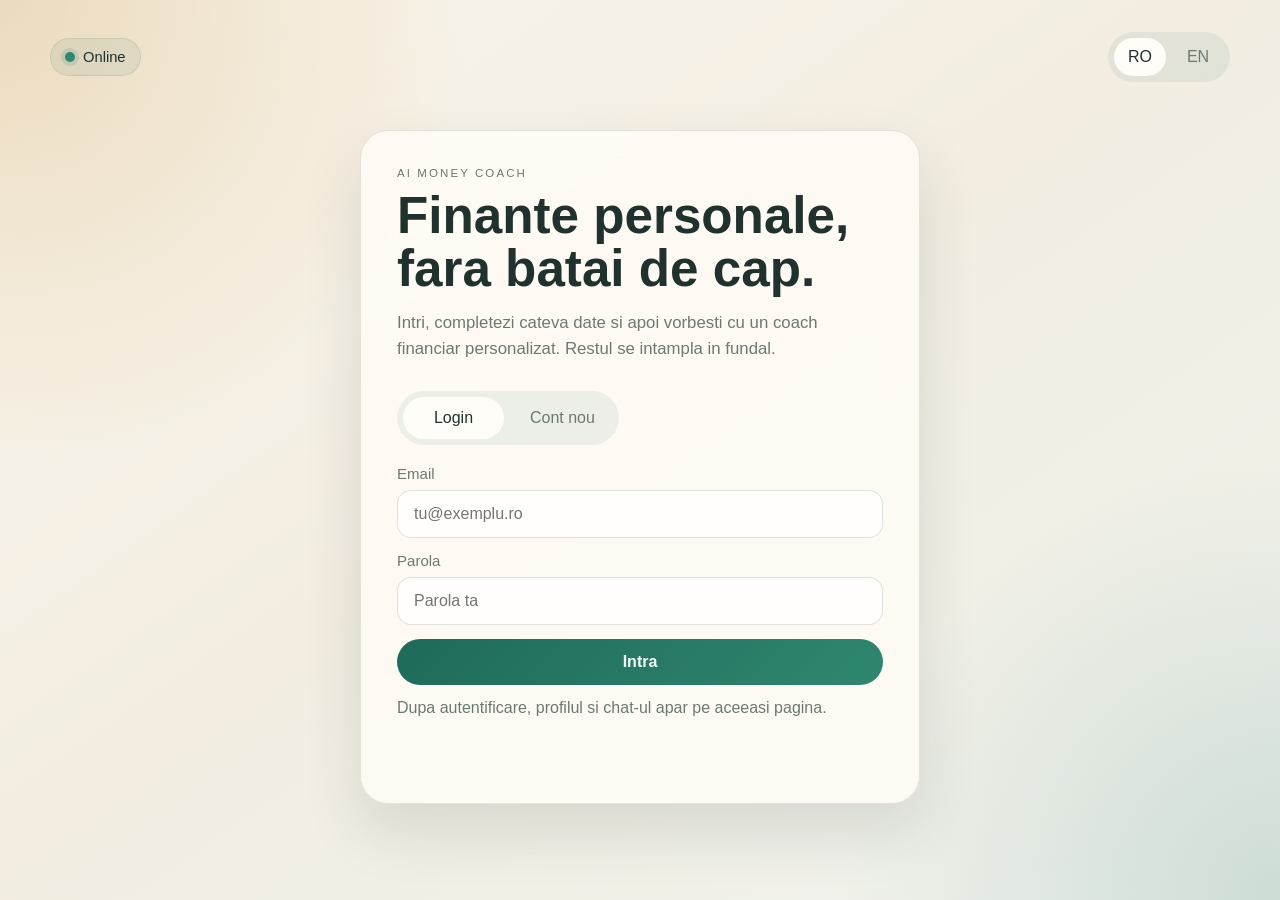
<file: web/index.html>
<!DOCTYPE html>
<html lang="ro">
<head>
  <meta charset="UTF-8">
  <meta name="viewport" content="width=device-width, initial-scale=1.0">
  <title>AI Money Coach</title>
  <meta name="theme-color" content="#1f6a5a">
  <meta name="mobile-web-app-capable" content="yes">
  <meta name="apple-mobile-web-app-capable" content="yes">
  <meta name="apple-mobile-web-app-status-bar-style" content="default">
  <meta name="apple-mobile-web-app-title" content="AI Money Coach">
  <script>
    (function () {
      try {
        var savedLocale = localStorage.getItem("aimoneycoach_locale");
        document.documentElement.lang = savedLocale === "en" ? "en" : "ro";
      } catch (error) {
        document.documentElement.lang = "ro";
      }
      document.documentElement.setAttribute("data-i18n-ready", "false");
    })();
  </script>
  <link rel="manifest" href="/manifest.webmanifest">
  <link rel="icon" href="/favicon.svg" type="image/svg+xml">
  <link rel="apple-touch-icon" href="/web/icons/apple-touch-icon.png">
  <link rel="stylesheet" href="/web/styles.css">
  <noscript>
    <style>
      html[data-i18n-ready="false"] .page-shell {
        opacity: 1;
        visibility: visible;
      }
    </style>
  </noscript>
</head>
<body>
  <div class="page-shell">
    <div class="topbar">
      <div class="topbar-cluster">
        <span id="connectionBadge" class="connection-badge">Online</span>
        <button id="installAppBtn" class="ghost-btn install-btn hidden" data-i18n="pwa.install" type="button">
          Instaleaza aplicatia
        </button>
      </div>
      <div class="lang-switch" aria-label="Language switcher">
        <button class="lang-btn active" data-locale="ro" type="button">RO</button>
        <button class="lang-btn" data-locale="en" type="button">EN</button>
      </div>
    </div>
    <p id="pwaHelperText" class="pwa-helper hidden"></p>
    <div id="offlineBanner" class="offline-banner hidden" aria-live="polite">
      <strong data-i18n="pwa.offlineTitle">Mod offline activ</strong>
      <p data-i18n="pwa.offlineBody">
        Vezi ultima stare salvata pe acest dispozitiv. Chat-ul si ofertele live revin cand ai internet.
      </p>
    </div>

    <section class="auth-panel" id="authPanel">
      <div class="auth-card">
        <p class="eyebrow">AI Money Coach</p>
        <h1 data-i18n="auth.title">Finante personale, fara batai de cap.</h1>
        <p class="lede" data-i18n="auth.lede">
          Intri, completezi cateva date si apoi vorbesti cu un coach financiar personalizat.
          Restul se intampla in fundal.
        </p>

        <div class="auth-switch">
          <button class="switch-btn active" data-mode="login" data-i18n="auth.loginTab" type="button">Login</button>
          <button class="switch-btn" data-mode="register" data-i18n="auth.registerTab" type="button">Cont nou</button>
        </div>

        <form id="authForm" class="stack">
          <label class="field" id="fullNameField">
            <span data-i18n="auth.fullName">Nume</span>
            <input
              id="fullNameInput"
              name="full_name"
              type="text"
              data-i18n-placeholder="auth.fullNamePlaceholder"
              placeholder="Ex: Andrei Popescu"
            >
          </label>

          <label class="field">
            <span data-i18n="auth.email">Email</span>
            <input
              id="emailInput"
              name="email"
              type="email"
              data-i18n-placeholder="auth.emailPlaceholder"
              placeholder="tu@exemplu.ro"
              required
            >
          </label>

          <label class="field">
            <span data-i18n="auth.password">Parola</span>
            <input
              id="passwordInput"
              name="password"
              type="password"
              data-i18n-placeholder="auth.passwordPlaceholder"
              placeholder="Parola ta"
              required
            >
          </label>

          <button id="authSubmitBtn" class="primary-btn" type="submit">Intra</button>
          <p class="helper-text" data-i18n="auth.helper">
            Dupa autentificare, profilul si chat-ul apar pe aceeasi pagina.
          </p>
          <p id="authMessage" class="status-line"></p>
        </form>
      </div>
    </section>

    <section class="app-panel hidden" id="appPanel">
      <header class="app-header">
        <div>
          <p class="eyebrow" data-i18n="dashboard.kicker">Tablou de bord</p>
          <h2><span data-i18n="dashboard.welcome">Bun venit,</span> <span id="userGreeting">utilizator</span></h2>
        </div>
        <div class="header-actions">
          <span class="token-state" id="aiStateBadge">Fallback local</span>
          <button id="clearDataBtn" class="ghost-btn danger-btn" data-i18n="dashboard.clearData" type="button">
            Sterge toate datele
          </button>
          <button id="logoutBtn" class="ghost-btn" data-i18n="dashboard.logout" type="button">Logout</button>
        </div>
      </header>

      <div class="dashboard-grid">
        <section class="profile-card">
          <div class="card-heading">
            <div>
              <p class="eyebrow" data-i18n="profile.kicker">Date editabile</p>
              <h3 data-i18n="profile.title">Profil financiar</h3>
            </div>
            <span class="card-hint" data-i18n="profile.hint">Salvezi o data, apoi chat-ul devine personalizat.</span>
          </div>

          <form id="profileForm" class="form-grid">
            <div class="emergency-card field-wide">
              <div class="card-heading compact">
                <div>
                  <p class="eyebrow" data-i18n="profile.emergencyKicker">Fond de siguranta</p>
                  <h4 data-i18n="profile.emergencyTitle">Ce fond de urgenta ai acum?</h4>
                </div>
                <span class="card-hint" data-i18n="profile.emergencyHint">Separat de vacante, investitii si alte obiective.</span>
              </div>

              <label class="field">
                <span data-i18n="profile.emergencyFund">Fond de urgenta separat</span>
                <input name="emergency_fund" type="number" min="0" step="0.01" placeholder="12000" required>
              </label>

              <p class="emergency-note" data-i18n="profile.emergencyNote">
                Pune aici doar banii pastrati pentru cheltuieli neprevazute, nu economiile pentru vacanta, casa sau investitii.
              </p>

              <div id="emergencyPreview" class="emergency-preview">
                <strong id="emergencyPreviewTitle" data-i18n="profile.emergencyPreviewDefault">
                  Completeaza datele si vezi instant cate luni acoperi.
                </strong>
                <p id="emergencyPreviewMeta" class="emergency-preview-meta"></p>
              </div>
            </div>

            <label class="field">
              <span data-i18n="profile.income">Venit lunar</span>
              <input name="monthly_income" type="number" min="1" step="0.01" placeholder="9000" required>
            </label>

            <label class="field">
              <span data-i18n="profile.expenses">Cheltuieli lunare fara rate</span>
              <input name="monthly_expenses" type="number" min="1" step="0.01" placeholder="5500" required>
            </label>

            <label class="field">
              <span data-i18n="profile.age">Varsta</span>
              <input name="age" type="number" min="18" max="80" step="1" placeholder="35" required>
            </label>

            <label class="field">
              <span data-i18n="profile.creditGender">Sex pentru eligibilitate credit</span>
              <select name="credit_gender" required>
                <option value="male" data-i18n="profile.genderMale" selected>Barbat</option>
                <option value="female" data-i18n="profile.genderFemale">Femeie</option>
              </select>
            </label>

            <label class="field">
              <span data-i18n="profile.savings">Economii pentru obiective</span>
              <input name="savings" type="number" min="0" step="0.01" placeholder="18000" required>
            </label>

            <label class="field">
              <span data-i18n="profile.debts">Datorii totale</span>
              <input name="debts" type="number" min="0" step="0.01" placeholder="4000" required>
            </label>

            <label class="field">
              <span data-i18n="profile.monthlyDebtObligations">Rate / alte obligatii lunare</span>
              <input name="monthly_debt_obligations" type="number" min="0" step="0.01" placeholder="1200" required>
            </label>

            <label class="field">
              <span data-i18n="profile.riskProfile">Profil de risc</span>
              <select name="risk_profile">
                <option value="conservative" data-i18n="profile.riskConservative">Conservator</option>
                <option value="moderate" data-i18n="profile.riskModerate" selected>Moderat</option>
                <option value="aggressive" data-i18n="profile.riskAggressive">Agresiv</option>
              </select>
            </label>

            <label class="field field-wide">
              <span data-i18n="profile.goals">Obiective</span>
              <input
                name="financial_goals"
                type="text"
                data-i18n-placeholder="profile.goalsPlaceholder"
                placeholder="emergency_fund, investing, retirement"
              >
            </label>

            <button id="saveProfileBtn" class="primary-btn field-wide" data-i18n="profile.save" type="submit">
              Salveaza datele
            </button>
          </form>

          <p id="profileMessage" class="status-line"></p>

          <div class="goal-quick-box">
            <div class="card-heading compact">
              <div>
                <p class="eyebrow" data-i18n="goal.quickKicker">Obiectiv rapid</p>
                <h4 data-i18n="goal.quickTitle">Vreau un plan pentru ceva concret</h4>
              </div>
            </div>

            <form id="goalForm" class="goal-grid">
              <label class="field">
                <span data-i18n="goal.name">Obiectiv</span>
                <input
                  name="goal_name"
                  type="text"
                  data-i18n-placeholder="goal.namePlaceholder"
                  placeholder="Ex: vacanta"
                  required
                >
              </label>

              <label class="field">
                <span data-i18n="goal.amount">Suma dorita</span>
                <input name="target_amount" type="number" min="1" step="0.01" placeholder="9000" required>
              </label>

              <label class="field">
                <span data-i18n="goal.currency">Moneda</span>
                <select name="target_currency">
                  <option value="RON" selected>RON</option>
                  <option value="EUR">EUR</option>
                </select>
              </label>

              <label class="field">
                <span data-i18n="goal.months">In cate luni?</span>
                <input name="target_months" type="number" min="1" max="120" placeholder="6" required>
              </label>

              <label class="field checkbox-field">
                <input name="allow_credit_gap" type="checkbox" checked>
                <span data-i18n="goal.allowCredit">Daca lipseste ceva, cauta si variante de finantare</span>
              </label>

              <button class="primary-btn field-wide" data-i18n="goal.generate" type="submit">Genereaza planul</button>
            </form>

            <p id="goalMessage" class="status-line"></p>
          </div>
        </section>

        <section class="overview-card">
          <div class="card-heading">
            <div>
              <p class="eyebrow" data-i18n="overview.kicker">In fundal</p>
              <h3 data-i18n="overview.title">Rezumat automat</h3>
            </div>
          </div>

          <div class="stat-grid">
            <article class="stat-box">
              <span class="stat-label" data-i18n="overview.healthScore">Scor financiar</span>
              <strong id="healthScoreValue">-</strong>
            </article>
            <article class="stat-box">
              <span class="stat-label" data-i18n="overview.riskScore">Scor risc</span>
              <strong id="riskScoreValue">-</strong>
            </article>
            <article class="stat-box">
              <span class="stat-label" data-i18n="overview.savingsCapacity">Economii lunare</span>
              <strong id="savingsCapacityValue">-</strong>
            </article>
            <article class="stat-box">
              <span class="stat-label" data-i18n="overview.emergencyFund">Fond urgenta</span>
              <strong id="emergencyFundValue">-</strong>
            </article>
          </div>

          <div class="summary-block">
            <h4 data-i18n="overview.aboutYou">Ce intelege aplicatia despre tine</h4>
            <p id="snapshotSummary">Completeaza profilul pentru a vedea rezumatul automat.</p>
          </div>

          <div class="summary-block">
            <h4 data-i18n="overview.yourPlan">Planul tau</h4>
            <p id="planSummary">Dupa salvare, planul se genereaza automat.</p>
            <p id="nextStepText" class="next-step">Completeaza profilul pentru a porni.</p>
          </div>

          <div class="summary-block">
            <h4 data-i18n="overview.goalPlan">Plan pentru obiectiv</h4>
            <p id="goalSummary">Exemplu: vacanta de 9000 lei in 6 luni.</p>
            <div class="goal-dashboard-grid">
              <section class="goal-score-box">
                <div class="goal-score-ring" id="goalScoreRing">
                  <strong id="goalScoreValue">-</strong>
                </div>
                <div class="goal-score-copy">
                  <h5 data-i18n="goal.scoreTitle">Scor de realizare</h5>
                  <p id="goalScoreLabel" class="score-label">-</p>
                  <p id="goalScoreSummary" class="score-summary" data-i18n="goal.scoreDefault">
                    Genereaza un plan pentru a vedea cat de realizabil este obiectivul.
                  </p>
                </div>
              </section>

              <section class="goal-pie-box">
                <div class="card-heading compact">
                  <div>
                    <p class="eyebrow" data-i18n="goal.pieKicker">Placinta obiective</p>
                    <h5 data-i18n="goal.pieTitle">Harta banilor tai</h5>
                  </div>
                </div>
                <div class="goal-pie-layout">
                  <div class="goal-pie-chart" id="goalPieChart"></div>
                  <div class="goal-pie-legend" id="goalPieLegend"></div>
                </div>
              </section>
            </div>

            <section class="simulator-box">
              <div class="card-heading compact">
                <div>
                  <p class="eyebrow" data-i18n="goal.simulatorKicker">Simulator</p>
                  <h5 data-i18n="goal.simulatorTitle">Ce se intampla daca mai poti economisi?</h5>
                </div>
              </div>
              <label class="simulator-label" for="goalSimulatorRange" data-i18n="goal.simulatorLabel">
                Extra economisire lunara
              </label>
              <input id="goalSimulatorRange" type="range" min="0" max="0" step="100" value="0" disabled>
              <div class="simulator-meta">
                <strong id="goalSimulatorValue">+0 RON</strong>
                <span id="goalSimulatorHint" data-i18n="goal.simulatorHint">
                  Muta sliderul dupa ce generezi primul plan.
                </span>
              </div>
            </section>

            <section class="variant-box">
              <div class="card-heading compact">
                <div>
                  <p class="eyebrow" data-i18n="goal.variantsKicker">3 variante de plan</p>
                  <h5 data-i18n="goal.variantsTitle">Alege ritmul care ti se potriveste</h5>
                </div>
              </div>
              <div id="goalVariants" class="variant-grid"></div>
            </section>

            <div id="goalInsights" class="goal-insights"></div>
            <div class="goal-actions-box">
              <h5 data-i18n="overview.nextActions">Ce faci mai departe</h5>
              <div id="goalNextActions" class="goal-action-list"></div>
            </div>
            <section id="loanMarketBox" class="market-box hidden">
              <div class="card-heading compact">
                <div>
                  <p class="eyebrow" data-i18n="goal.marketKicker">Piata verificata</p>
                  <h5 data-i18n="goal.marketTitle">Comparatie intre banci</h5>
                </div>
              </div>
              <p id="loanMarketSummary" class="market-summary"></p>
              <p id="loanMarketBanks" class="market-banks"></p>
              <p id="loanMarketCreditRule" class="market-summary"></p>
            </section>
            <div class="offer-grid">
              <section class="offer-group">
                <h5 data-i18n="offers.safe">Economisire si titluri de stat</h5>
                <div id="goalSafeOffers" class="offer-list"></div>
              </section>

              <section class="offer-group">
                <h5 data-i18n="offers.funds">Fonduri si ETF-uri</h5>
                <div id="goalFundOffers" class="offer-list"></div>
              </section>

              <section class="offer-group">
                <h5 data-i18n="offers.stocks">Actiuni</h5>
                <div id="goalStockOffers" class="offer-list"></div>
              </section>

              <section class="offer-group">
                <h5 data-i18n="offers.brokers">Brokeri pentru ETF-uri si actiuni</h5>
                <div id="goalBrokerOffers" class="offer-list"></div>
              </section>

              <section class="offer-group">
                <h5 data-i18n="offers.loans">Finantare pentru diferenta</h5>
                <div id="goalLoanOffers" class="offer-list"></div>
              </section>
            </div>
            <p class="disclaimer-note" data-i18n="disclaimer.goal">
              Disclaimer: acest plan este orientativ. Ofertele, costurile si randamentele se pot schimba si trebuie verificate la sursa inainte de orice decizie.
            </p>
          </div>
        </section>

        <section class="chat-card">
          <div class="card-heading">
            <div>
              <p class="eyebrow" data-i18n="chat.kicker">Chat personalizat</p>
              <h3 data-i18n="chat.title">Intreaba direct</h3>
            </div>
            <span class="card-hint" data-i18n="chat.hint">Raspunsurile folosesc profilul si planul tau.</span>
          </div>

          <div id="chatMessages" class="chat-messages">
            <div class="chat-bubble assistant" data-i18n="chat.empty">
              Salut! Dupa ce completezi profilul, iti raspund pe baza situatiei tale financiare.
            </div>
          </div>

          <form id="chatForm" class="chat-form">
            <input
              id="chatInput"
              type="text"
              data-i18n-placeholder="chat.placeholder"
              placeholder="Ex: Vreau o vacanta de 9000 lei in 6 luni. Ce fac?"
              required
            >
            <button class="primary-btn" data-i18n="chat.send" type="submit">Trimite</button>
          </form>
          <p id="chatMessage" class="status-line"></p>
          <p class="disclaimer-note" data-i18n="disclaimer.chat">
            Disclaimer: raspunsurile personalizate sunt doar informative si educative si nu inlocuiesc consultanta financiara, fiscala, juridica sau investitionala.
          </p>
        </section>
      </div>
    </section>
  </div>

  <script src="/web/app.js"></script>
</body>
</html>
</file>
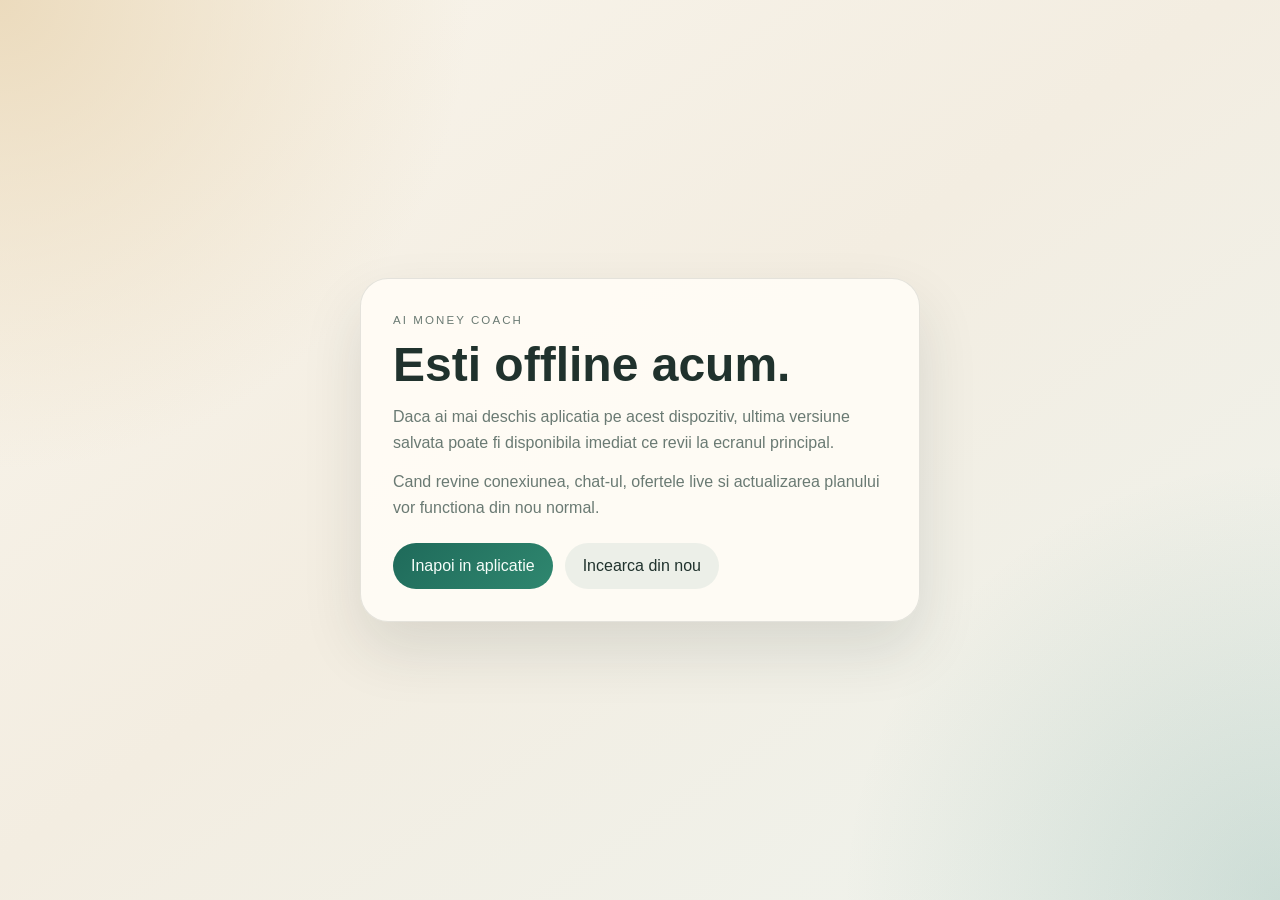
<file: web/offline.html>
<!DOCTYPE html>
<html lang="ro">
<head>
  <meta charset="UTF-8">
  <meta name="viewport" content="width=device-width, initial-scale=1.0">
  <title>AI Money Coach</title>
  <meta name="theme-color" content="#1f6a5a">
  <style>
    :root {
      --bg: #f4efe6;
      --panel: rgba(255, 252, 246, 0.92);
      --line: rgba(35, 52, 46, 0.12);
      --text: #20322d;
      --muted: #6a7a73;
      --accent: #1f6a5a;
    }

    * {
      box-sizing: border-box;
    }

    body {
      margin: 0;
      min-height: 100vh;
      display: grid;
      place-items: center;
      padding: 24px;
      font-family: "Segoe UI", "Trebuchet MS", sans-serif;
      color: var(--text);
      background:
        radial-gradient(circle at top left, rgba(234, 216, 184, 0.9), transparent 30%),
        radial-gradient(circle at bottom right, rgba(31, 106, 90, 0.16), transparent 28%),
        linear-gradient(145deg, #f9f5ec 0%, #f3ede1 48%, #eef3ee 100%);
    }

    .offline-card {
      width: min(560px, 100%);
      padding: 32px;
      border-radius: 28px;
      background: var(--panel);
      border: 1px solid var(--line);
      box-shadow: 0 28px 60px rgba(37, 52, 46, 0.12);
    }

    .eyebrow {
      margin: 0 0 10px;
      text-transform: uppercase;
      letter-spacing: 0.18em;
      font-size: 0.72rem;
      color: var(--muted);
    }

    h1 {
      margin: 0 0 14px;
      font-size: clamp(2rem, 4vw, 3rem);
      line-height: 1.05;
    }

    p {
      margin: 0 0 14px;
      line-height: 1.6;
      color: var(--muted);
    }

    .actions {
      display: flex;
      flex-wrap: wrap;
      gap: 12px;
      margin-top: 22px;
    }

    .primary-btn,
    .ghost-btn {
      border: 0;
      cursor: pointer;
      padding: 14px 18px;
      border-radius: 999px;
      font: inherit;
    }

    .primary-btn {
      background: linear-gradient(135deg, var(--accent) 0%, #2f876f 100%);
      color: #f5fdf9;
      text-decoration: none;
    }

    .ghost-btn {
      background: rgba(31, 106, 90, 0.08);
      color: var(--text);
    }
  </style>
</head>
<body>
  <main class="offline-card">
    <p class="eyebrow" id="offlineKicker">AI Money Coach</p>
    <h1 id="offlineTitle">Esti offline acum.</h1>
    <p id="offlineBody">
      Daca ai mai deschis aplicatia pe acest dispozitiv, ultima versiune salvata poate fi disponibila imediat ce revii la ecranul principal.
    </p>
    <p id="offlineHint">
      Cand revine conexiunea, chat-ul, ofertele live si actualizarea planului vor functiona din nou normal.
    </p>
    <div class="actions">
      <a class="primary-btn" href="/" id="offlineBack">Inapoi in aplicatie</a>
      <button class="ghost-btn" id="offlineReload" type="button">Incearca din nou</button>
    </div>
  </main>
  <script>
    (function () {
      const locale = localStorage.getItem("aimoneycoach_locale") === "en" ? "en" : "ro";
      if (locale === "en") {
        document.documentElement.lang = "en";
        document.title = "AI Money Coach";
        document.getElementById("offlineTitle").textContent = "You are offline right now.";
        document.getElementById("offlineBody").textContent =
          "If you already opened the app on this device, the last saved view may still be available once you return to the main screen.";
        document.getElementById("offlineHint").textContent =
          "When your connection returns, chat, live offers, and plan updates will work normally again.";
        document.getElementById("offlineBack").textContent = "Back to the app";
        document.getElementById("offlineReload").textContent = "Try again";
      }

      document.getElementById("offlineReload").addEventListener("click", function () {
        window.location.reload();
      });
    })();
  </script>
</body>
</html>
</file>
<file: web/styles.css>
:root {
  --bg: #f4efe6;
  --panel: rgba(255, 252, 246, 0.86);
  --panel-strong: #fffdf8;
  --line: rgba(35, 52, 46, 0.12);
  --text: #20322d;
  --muted: #6a7a73;
  --accent: #1f6a5a;
  --accent-soft: #d7ebe4;
  --sand: #ead8b8;
  --chat-user: #1f6a5a;
  --chat-user-text: #f4fff9;
  --chat-assistant: #f3ead8;
  --shadow: 0 28px 60px rgba(37, 52, 46, 0.12);
  --radius-xl: 28px;
  --radius-lg: 20px;
  --radius-md: 14px;
}

* {
  box-sizing: border-box;
}

body {
  margin: 0;
  min-height: 100vh;
  font-family: "Segoe UI", "Trebuchet MS", sans-serif;
  color: var(--text);
  background:
    radial-gradient(circle at top left, rgba(234, 216, 184, 0.9), transparent 30%),
    radial-gradient(circle at bottom right, rgba(31, 106, 90, 0.16), transparent 28%),
    linear-gradient(145deg, #f9f5ec 0%, #f3ede1 48%, #eef3ee 100%);
}

button,
input,
select {
  font: inherit;
}

.hidden {
  display: none !important;
}

.page-shell {
  width: min(1180px, calc(100vw - 32px));
  margin: 0 auto;
  padding: 32px 0 48px;
}

html[data-i18n-ready="false"] .page-shell {
  opacity: 0;
  visibility: hidden;
}

html[data-i18n-ready="true"] .page-shell {
  opacity: 1;
  visibility: visible;
  transition: opacity 140ms ease;
}

.topbar {
  display: flex;
  justify-content: space-between;
  align-items: center;
  gap: 12px;
  flex-wrap: wrap;
  margin-bottom: 10px;
}

.topbar-cluster {
  display: flex;
  align-items: center;
  gap: 10px;
  flex-wrap: wrap;
}

.connection-badge,
.install-btn {
  animation: fade-up 260ms ease;
}

.connection-badge {
  display: inline-flex;
  align-items: center;
  gap: 8px;
  padding: 10px 14px;
  border-radius: 999px;
  background: rgba(31, 106, 90, 0.08);
  color: var(--text);
  font-size: 0.92rem;
  border: 1px solid rgba(31, 106, 90, 0.12);
}

.connection-badge::before {
  content: "";
  width: 10px;
  height: 10px;
  border-radius: 50%;
  background: #2f876f;
  box-shadow: 0 0 0 4px rgba(47, 135, 111, 0.16);
}

.connection-badge.offline {
  background: rgba(159, 47, 47, 0.08);
  border-color: rgba(159, 47, 47, 0.12);
  color: #8a2f2f;
}

.connection-badge.offline::before {
  background: #c45b48;
  box-shadow: 0 0 0 4px rgba(196, 91, 72, 0.14);
}

.install-btn {
  padding-inline: 16px;
}

.pwa-helper {
  margin: 0 0 16px;
  color: var(--muted);
  font-size: 0.94rem;
}

.offline-banner {
  margin-bottom: 18px;
  padding: 15px 18px;
  border-radius: var(--radius-lg);
  background: rgba(234, 216, 184, 0.36);
  border: 1px solid rgba(31, 106, 90, 0.12);
}

.offline-banner strong {
  display: block;
  margin-bottom: 4px;
}

.offline-banner p {
  margin: 0;
  color: var(--muted);
  line-height: 1.5;
}

.lang-switch {
  display: inline-grid;
  grid-template-columns: repeat(2, 1fr);
  gap: 6px;
  padding: 6px;
  border-radius: 999px;
  background: rgba(31, 106, 90, 0.08);
}

.auth-panel,
.app-panel {
  animation: fade-up 360ms ease;
}

.auth-card,
.profile-card,
.overview-card,
.chat-card {
  background: var(--panel);
  border: 1px solid var(--line);
  backdrop-filter: blur(16px);
  box-shadow: var(--shadow);
}

.auth-card {
  max-width: 560px;
  margin: 48px auto 0;
  padding: 36px;
  border-radius: var(--radius-xl);
}

.eyebrow {
  margin: 0 0 10px;
  text-transform: uppercase;
  letter-spacing: 0.18em;
  font-size: 0.72rem;
  color: var(--muted);
}

h1,
h2,
h3,
h4,
p {
  margin-top: 0;
}

h1 {
  margin-bottom: 14px;
  font-size: clamp(2rem, 4vw, 3.3rem);
  line-height: 1.04;
}

.lede {
  margin-bottom: 28px;
  color: var(--muted);
  font-size: 1.05rem;
  line-height: 1.6;
}

.auth-switch {
  display: inline-grid;
  grid-template-columns: repeat(2, 1fr);
  gap: 8px;
  padding: 6px;
  margin-bottom: 20px;
  border-radius: 999px;
  background: rgba(31, 106, 90, 0.08);
}

.switch-btn,
.ghost-btn,
.primary-btn {
  border: 0;
  cursor: pointer;
  transition: transform 140ms ease, background 140ms ease, opacity 140ms ease;
}

.lang-btn {
  border: 0;
  cursor: pointer;
  padding: 10px 14px;
  border-radius: 999px;
  background: transparent;
  color: var(--muted);
  transition: transform 140ms ease, background 140ms ease, opacity 140ms ease;
}

.switch-btn {
  padding: 12px 18px;
  border-radius: 999px;
  background: transparent;
  color: var(--muted);
}

.switch-btn.active {
  background: var(--panel-strong);
  color: var(--text);
}

.lang-btn.active {
  background: var(--panel-strong);
  color: var(--text);
}

.stack {
  display: grid;
  gap: 14px;
}

.field {
  display: grid;
  gap: 8px;
}

.field span {
  font-size: 0.94rem;
  color: var(--muted);
}

.field input,
.field select {
  width: 100%;
  padding: 14px 16px;
  border-radius: var(--radius-md);
  border: 1px solid rgba(32, 50, 45, 0.14);
  background: rgba(255, 255, 255, 0.75);
  color: var(--text);
}

.field input:focus,
.field select:focus,
#chatInput:focus {
  outline: 2px solid rgba(31, 106, 90, 0.2);
  border-color: rgba(31, 106, 90, 0.5);
}

.primary-btn,
.ghost-btn {
  padding: 14px 18px;
  border-radius: 999px;
}

.primary-btn {
  background: linear-gradient(135deg, var(--accent) 0%, #2f876f 100%);
  color: #f5fdf9;
  font-weight: 700;
}

.ghost-btn {
  background: rgba(31, 106, 90, 0.08);
  color: var(--text);
}

.danger-btn {
  background: rgba(159, 47, 47, 0.1);
  color: #8a2f2f;
}

.primary-btn:hover,
.ghost-btn:hover,
.switch-btn:hover,
.lang-btn:hover {
  transform: translateY(-1px);
}

.helper-text,
.status-line,
.card-hint,
.token-state {
  color: var(--muted);
}

.status-line {
  min-height: 20px;
  margin-bottom: 0;
  font-size: 0.94rem;
}

.app-header {
  display: flex;
  justify-content: space-between;
  gap: 16px;
  align-items: center;
  margin-bottom: 24px;
}

.header-actions {
  display: flex;
  gap: 12px;
  align-items: center;
}

.token-state {
  padding: 10px 14px;
  border-radius: 999px;
  background: rgba(234, 216, 184, 0.45);
}

.dashboard-grid {
  display: grid;
  grid-template-columns: 1.1fr 0.9fr;
  gap: 22px;
  align-items: start;
}

.profile-card,
.overview-card,
.chat-card {
  border-radius: var(--radius-xl);
  padding: 24px;
}

.chat-card {
  grid-column: 1 / -1;
}

.card-heading {
  display: flex;
  justify-content: space-between;
  gap: 16px;
  align-items: flex-start;
  margin-bottom: 18px;
}

.card-heading.compact {
  margin-bottom: 12px;
}

.form-grid {
  display: grid;
  grid-template-columns: repeat(2, minmax(0, 1fr));
  gap: 14px;
}

.emergency-card {
  padding: 16px 18px;
  border-radius: var(--radius-lg);
  background:
    linear-gradient(135deg, rgba(31, 106, 90, 0.1), rgba(234, 216, 184, 0.18)),
    rgba(255, 255, 255, 0.72);
  border: 1px solid rgba(31, 106, 90, 0.16);
}

.emergency-card h4 {
  margin: 0;
}

.emergency-note {
  margin: 0;
  color: var(--muted);
  line-height: 1.5;
  font-size: 0.94rem;
}

.emergency-preview {
  margin-top: 14px;
  padding: 14px 16px;
  border-radius: var(--radius-md);
  background: rgba(255, 255, 255, 0.72);
  border: 1px solid rgba(32, 50, 45, 0.1);
}

.emergency-preview strong {
  display: block;
  margin-bottom: 6px;
  font-size: 1rem;
}

.emergency-preview-meta {
  margin: 0;
  color: var(--muted);
  line-height: 1.5;
  font-size: 0.94rem;
}

.field-wide {
  grid-column: 1 / -1;
}

.checkbox-field {
  display: flex;
  align-items: center;
  gap: 10px;
  padding: 12px 14px;
  border-radius: var(--radius-md);
  background: rgba(255, 255, 255, 0.58);
  border: 1px solid rgba(32, 50, 45, 0.08);
}

.checkbox-field input {
  width: 18px;
  height: 18px;
}

.checkbox-field span {
  margin: 0;
  color: var(--text);
}

.stat-grid {
  display: grid;
  grid-template-columns: repeat(2, minmax(0, 1fr));
  gap: 12px;
  margin-bottom: 18px;
}

.stat-box {
  padding: 18px;
  border-radius: var(--radius-lg);
  background: var(--panel-strong);
  border: 1px solid rgba(32, 50, 45, 0.08);
}

.stat-label {
  display: block;
  margin-bottom: 8px;
  color: var(--muted);
  font-size: 0.9rem;
}

.stat-box strong {
  font-size: 1.5rem;
}

.summary-block {
  padding: 18px;
  border-radius: var(--radius-lg);
  background: rgba(255, 255, 255, 0.56);
  border: 1px solid rgba(32, 50, 45, 0.08);
}

.summary-block + .summary-block {
  margin-top: 12px;
}

.next-step {
  margin-bottom: 0;
  font-weight: 600;
}

.goal-quick-box {
  margin-top: 22px;
  padding-top: 18px;
  border-top: 1px dashed rgba(32, 50, 45, 0.18);
}

.goal-grid {
  display: grid;
  grid-template-columns: repeat(2, minmax(0, 1fr));
  gap: 14px;
}

.goal-insights {
  display: grid;
  gap: 10px;
  margin-top: 12px;
}

.goal-dashboard-grid {
  display: grid;
  grid-template-columns: 1.05fr 0.95fr;
  gap: 14px;
  margin-top: 16px;
}

.goal-score-box,
.goal-pie-box,
.simulator-box,
.variant-box {
  margin-top: 16px;
  padding: 16px;
  border-radius: var(--radius-lg);
  background: rgba(255, 255, 255, 0.62);
  border: 1px solid rgba(32, 50, 45, 0.08);
}

.goal-score-box {
  display: flex;
  align-items: center;
  gap: 18px;
}

.goal-score-ring {
  width: 118px;
  height: 118px;
  border-radius: 50%;
  display: grid;
  place-items: center;
  background: conic-gradient(var(--accent) 0deg, rgba(31, 106, 90, 0.12) 0deg);
  position: relative;
  flex-shrink: 0;
}

.goal-score-ring::after {
  content: "";
  position: absolute;
  inset: 12px;
  border-radius: 50%;
  background: rgba(255, 252, 246, 0.96);
}

.goal-score-ring strong {
  position: relative;
  z-index: 1;
  font-size: 1.45rem;
}

.goal-score-copy h5,
.goal-pie-box h5,
.simulator-box h5,
.variant-box h5 {
  margin: 0;
}

.score-label {
  margin-top: 8px !important;
  font-weight: 700;
}

.score-summary {
  margin-top: 8px !important;
  color: var(--muted);
  line-height: 1.5;
}

.goal-pie-layout {
  display: grid;
  grid-template-columns: 154px 1fr;
  gap: 16px;
  align-items: center;
}

.goal-pie-chart {
  width: 154px;
  height: 154px;
  border-radius: 50%;
  background: conic-gradient(rgba(31, 106, 90, 0.12) 0deg, rgba(31, 106, 90, 0.12) 360deg);
  position: relative;
  box-shadow: inset 0 0 0 1px rgba(32, 50, 45, 0.06);
}

.goal-pie-chart::after {
  content: "";
  position: absolute;
  inset: 34px;
  border-radius: 50%;
  background: rgba(255, 252, 246, 0.97);
  box-shadow: inset 0 0 0 1px rgba(32, 50, 45, 0.05);
}

.goal-pie-legend {
  display: grid;
  gap: 10px;
}

.pie-legend-item {
  display: flex;
  align-items: flex-start;
  gap: 10px;
  padding: 10px 12px;
  border-radius: 14px;
  background: rgba(255, 253, 248, 0.86);
  border: 1px solid rgba(32, 50, 45, 0.08);
}

.pie-dot {
  width: 12px;
  height: 12px;
  border-radius: 999px;
  margin-top: 5px;
  flex-shrink: 0;
}

.pie-legend-copy strong,
.pie-legend-copy span {
  display: block;
}

.pie-legend-copy span {
  margin-top: 4px;
  color: var(--muted);
  font-size: 0.9rem;
}

.simulator-label {
  display: block;
  margin-bottom: 10px;
  color: var(--muted);
}

#goalSimulatorRange {
  width: 100%;
  accent-color: var(--accent);
}

.simulator-meta {
  display: flex;
  justify-content: space-between;
  gap: 14px;
  align-items: center;
  margin-top: 12px;
}

.simulator-meta strong {
  font-size: 1.05rem;
}

.simulator-meta span {
  color: var(--muted);
  font-size: 0.92rem;
  text-align: right;
}

.variant-grid {
  display: grid;
  grid-template-columns: repeat(3, minmax(0, 1fr));
  gap: 14px;
  margin-top: 14px;
}

.variant-card {
  padding: 16px;
  border-radius: 18px;
  background: rgba(255, 253, 248, 0.92);
  border: 1px solid rgba(32, 50, 45, 0.08);
  box-shadow: inset 0 0 0 1px rgba(255, 255, 255, 0.45);
}

.variant-card.recommended {
  border-color: rgba(31, 106, 90, 0.35);
  box-shadow: 0 16px 34px rgba(31, 106, 90, 0.1);
}

.variant-topline,
.variant-kpi,
.variant-summary,
.variant-chip-row {
  margin-top: 12px;
}

.variant-title-row {
  display: flex;
  justify-content: space-between;
  gap: 12px;
  align-items: flex-start;
}

.variant-title-row h6,
.variant-title-row p,
.variant-kpi p,
.variant-summary p {
  margin: 0;
}

.variant-title-row h6 {
  font-size: 1rem;
}

.variant-title-row p,
.variant-summary p {
  color: var(--muted);
  line-height: 1.45;
  font-size: 0.92rem;
}

.variant-badge {
  padding: 8px 10px;
  border-radius: 999px;
  font-size: 0.8rem;
  font-weight: 700;
  white-space: nowrap;
}

.variant-kpi {
  display: grid;
  grid-template-columns: repeat(2, minmax(0, 1fr));
  gap: 10px;
}

.variant-kpi strong {
  display: block;
  margin-top: 4px;
  font-size: 1rem;
}

.variant-chip-row {
  display: flex;
  flex-wrap: wrap;
  gap: 8px;
}

.variant-chip {
  padding: 8px 10px;
  border-radius: 999px;
  background: rgba(31, 106, 90, 0.08);
  font-size: 0.84rem;
}

.goal-chip {
  padding: 12px 14px;
  border-radius: 16px;
  background: rgba(31, 106, 90, 0.08);
  border: 1px solid rgba(31, 106, 90, 0.14);
  color: var(--text);
}

.goal-actions-box,
.market-box,
.offer-group {
  margin-top: 16px;
  padding: 16px;
  border-radius: var(--radius-lg);
  background: rgba(255, 255, 255, 0.62);
  border: 1px solid rgba(32, 50, 45, 0.08);
}

.goal-actions-box h5,
.offer-group h5,
.offer-item h6,
.offer-item p {
  margin: 0;
}

.goal-action-list,
.offer-list {
  display: grid;
  gap: 10px;
  margin-top: 12px;
}

.market-summary,
.market-banks {
  margin: 0;
  color: var(--muted);
  line-height: 1.5;
}

.market-banks {
  margin-top: 8px;
  font-size: 0.93rem;
}

.goal-action-item {
  padding: 12px 14px;
  border-radius: 14px;
  background: rgba(234, 216, 184, 0.26);
  border: 1px solid rgba(234, 216, 184, 0.7);
}

.offer-grid {
  display: grid;
  grid-template-columns: repeat(2, minmax(0, 1fr));
  gap: 14px;
  margin-top: 16px;
}

.offer-item {
  padding: 12px 14px;
  border-radius: 14px;
  background: rgba(255, 253, 248, 0.9);
  border: 1px solid rgba(32, 50, 45, 0.08);
}

.offer-item h6 {
  font-size: 0.98rem;
}

.offer-provider,
.offer-meta,
.offer-costs,
.offer-note,
.offer-empty {
  margin-top: 6px !important;
  color: var(--muted);
  font-size: 0.92rem;
  line-height: 1.45;
}

.offer-provider {
  color: var(--text);
  font-weight: 700;
}

.offer-costs {
  color: var(--accent);
}

.offer-source {
  display: inline-flex;
  margin-top: 8px;
  color: var(--accent);
  font-size: 0.9rem;
  text-decoration: none;
}

.offer-source:hover {
  text-decoration: underline;
}

.disclaimer-note {
  margin-top: 16px;
  padding: 12px 14px;
  border-radius: 14px;
  background: rgba(234, 216, 184, 0.22);
  border: 1px solid rgba(32, 50, 45, 0.08);
  color: var(--muted);
  font-size: 0.9rem;
  line-height: 1.5;
}

.chat-messages {
  display: grid;
  gap: 12px;
  max-height: 420px;
  overflow-y: auto;
  padding-right: 6px;
  margin-bottom: 16px;
}

.chat-bubble {
  max-width: 82%;
  padding: 14px 16px;
  border-radius: 20px;
  line-height: 1.5;
  white-space: pre-wrap;
}

.chat-bubble.assistant {
  background: var(--chat-assistant);
  color: var(--text);
  justify-self: start;
  border-bottom-left-radius: 6px;
}

.chat-bubble.user {
  background: var(--chat-user);
  color: var(--chat-user-text);
  justify-self: end;
  border-bottom-right-radius: 6px;
}

.chat-form {
  display: grid;
  grid-template-columns: 1fr auto;
  gap: 12px;
}

#chatInput {
  width: 100%;
  padding: 14px 16px;
  border-radius: 999px;
  border: 1px solid rgba(32, 50, 45, 0.14);
  background: rgba(255, 255, 255, 0.75);
}

@keyframes fade-up {
  from {
    opacity: 0;
    transform: translateY(16px);
  }

  to {
    opacity: 1;
    transform: translateY(0);
  }
}

@media (max-width: 960px) {
  .dashboard-grid {
    grid-template-columns: 1fr;
  }

  .goal-dashboard-grid,
  .variant-grid {
    grid-template-columns: 1fr;
  }

  .topbar {
    align-items: stretch;
  }

  .topbar-cluster,
  .lang-switch {
    width: 100%;
  }

  .topbar-cluster {
    justify-content: space-between;
  }
}

@media (max-width: 640px) {
  .page-shell {
    width: min(100vw - 18px, 100%);
    padding-top: 18px;
  }

  .auth-card,
  .profile-card,
  .overview-card,
  .chat-card {
    padding: 18px;
    border-radius: 22px;
  }

  .form-grid,
  .goal-grid,
  .stat-grid,
  .goal-dashboard-grid,
  .goal-pie-layout,
  .offer-grid,
  .variant-grid,
  .chat-form,
  .app-header {
    grid-template-columns: 1fr;
    display: grid;
  }

  .goal-score-box,
  .simulator-meta {
    grid-template-columns: 1fr;
    display: grid;
  }

  .goal-score-box {
    justify-items: center;
    text-align: center;
  }

  .topbar {
    justify-content: stretch;
  }

  .topbar-cluster {
    flex-direction: column;
    align-items: stretch;
  }

  .chat-bubble {
    max-width: 100%;
  }
}
</file>
